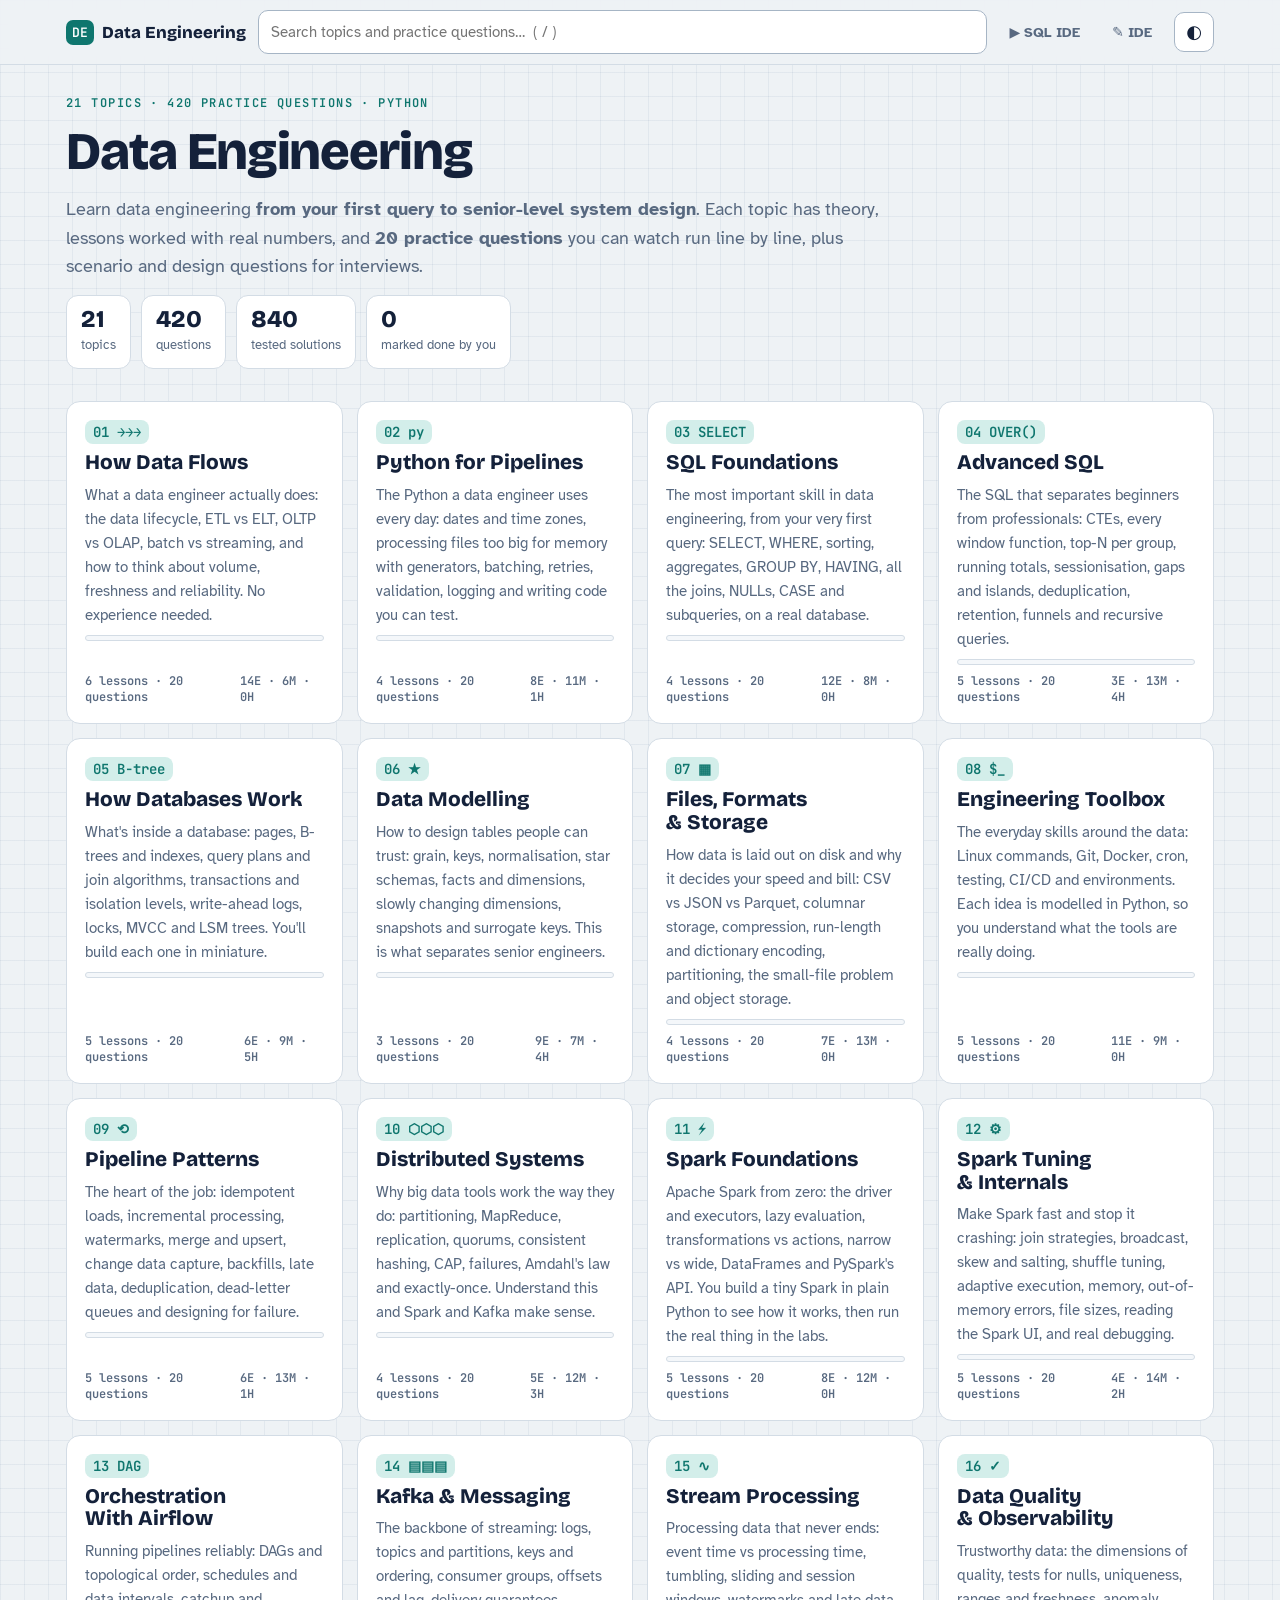
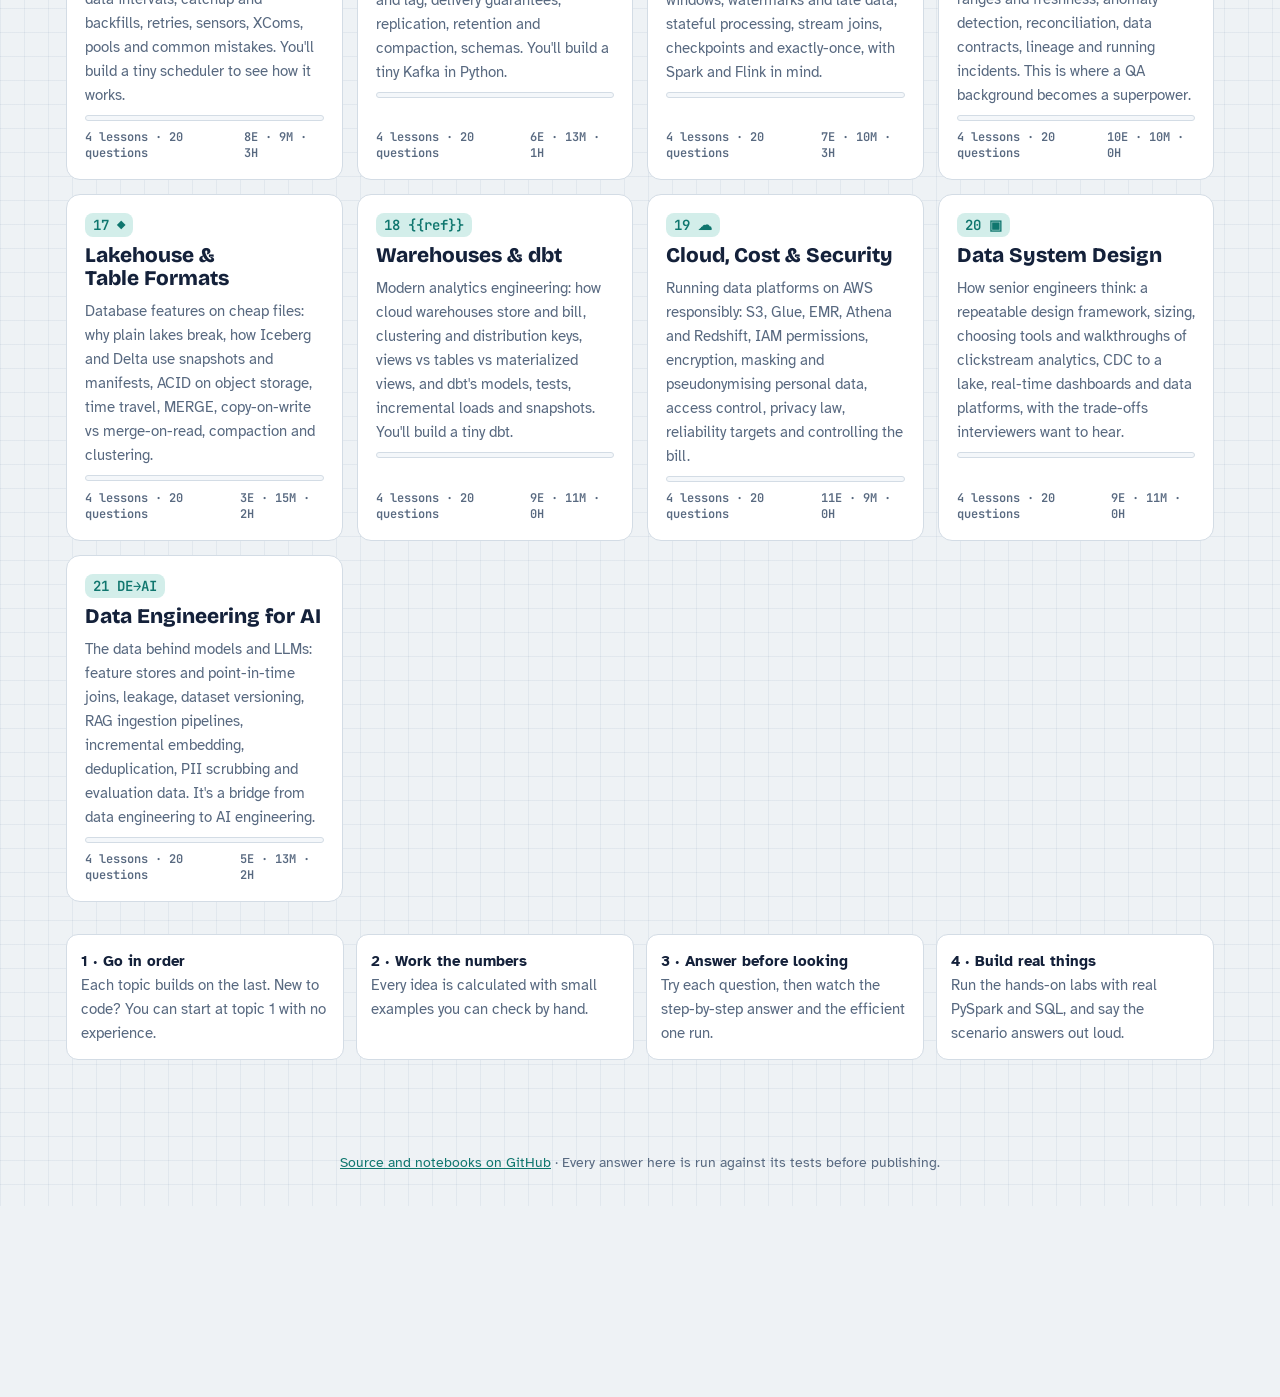
<file: index.html>
<!doctype html><html lang="en"><head><meta charset="utf-8"><title>Data Engineering from Scratch to Advanced</title><meta http-equiv="refresh" content="0; url=course/"><link rel="canonical" href="course/"></head><body><a href="course/">Open the course</a></body></html>
</file>
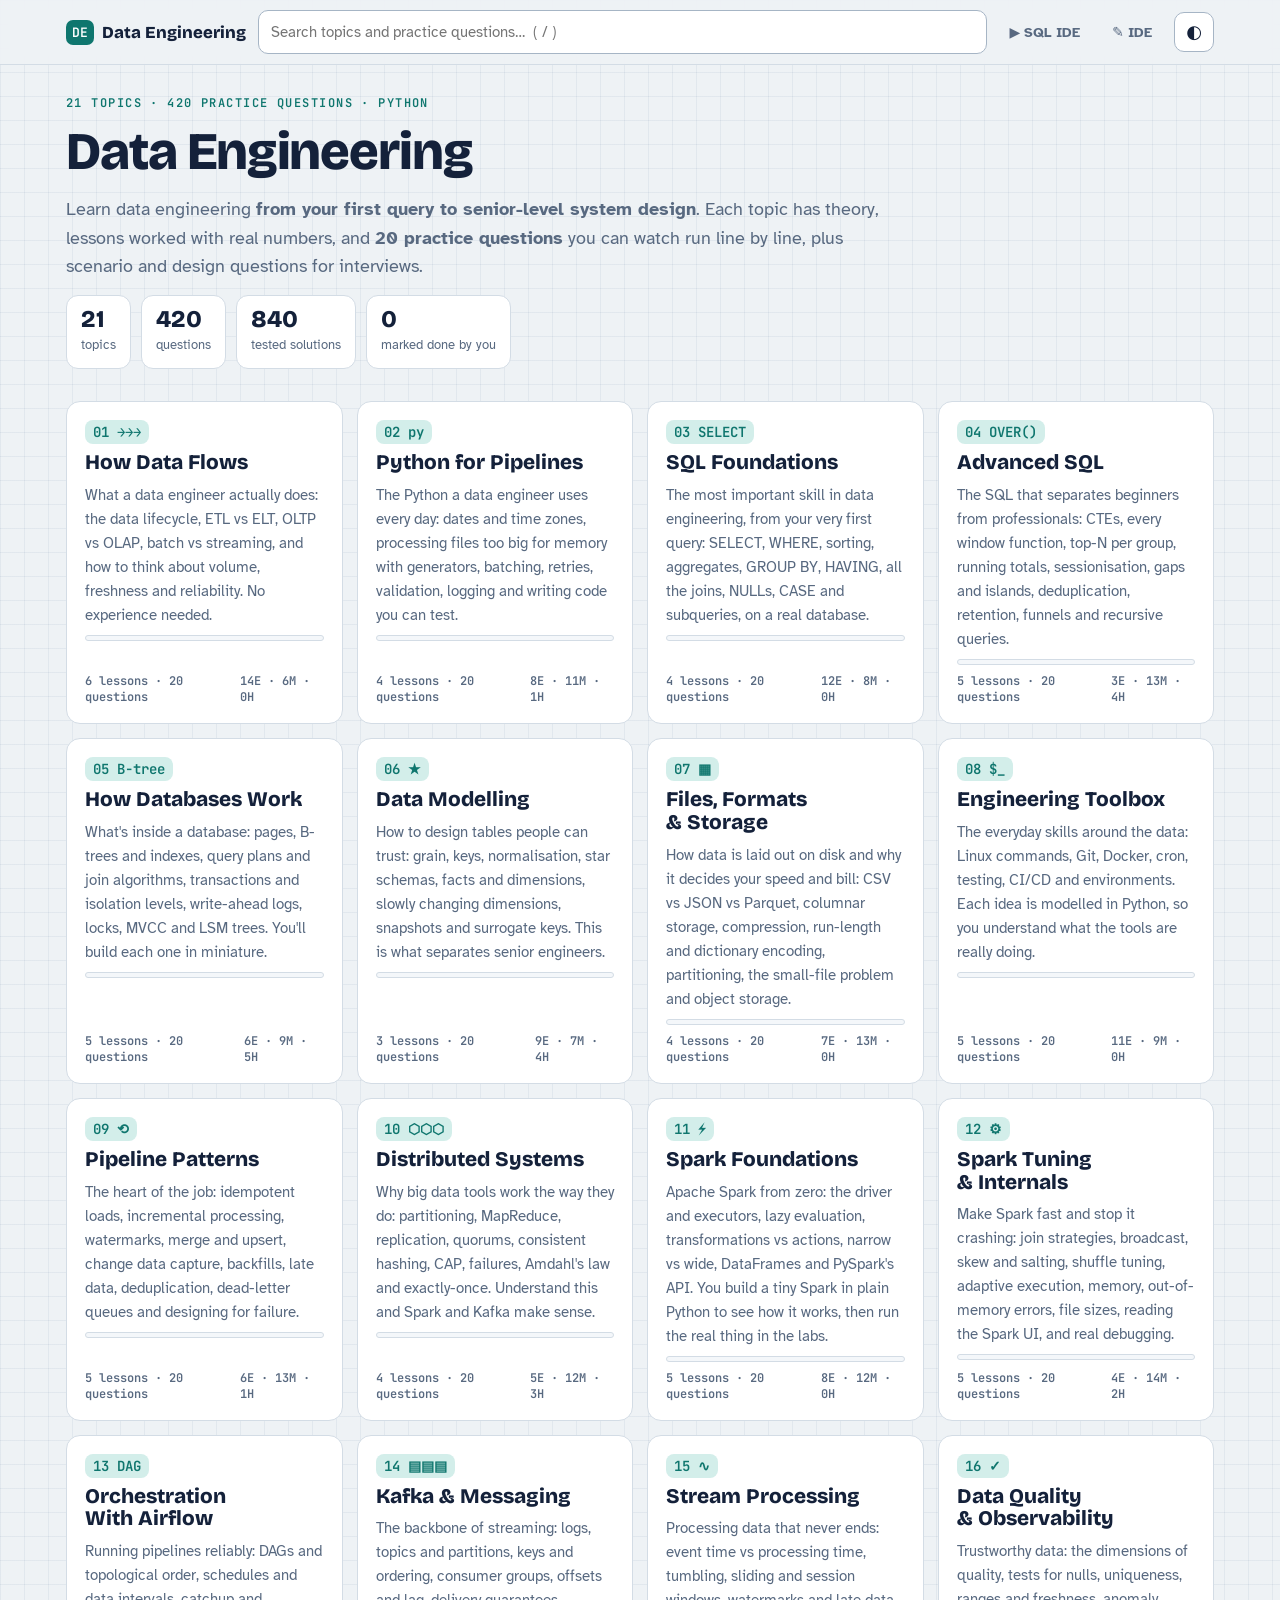
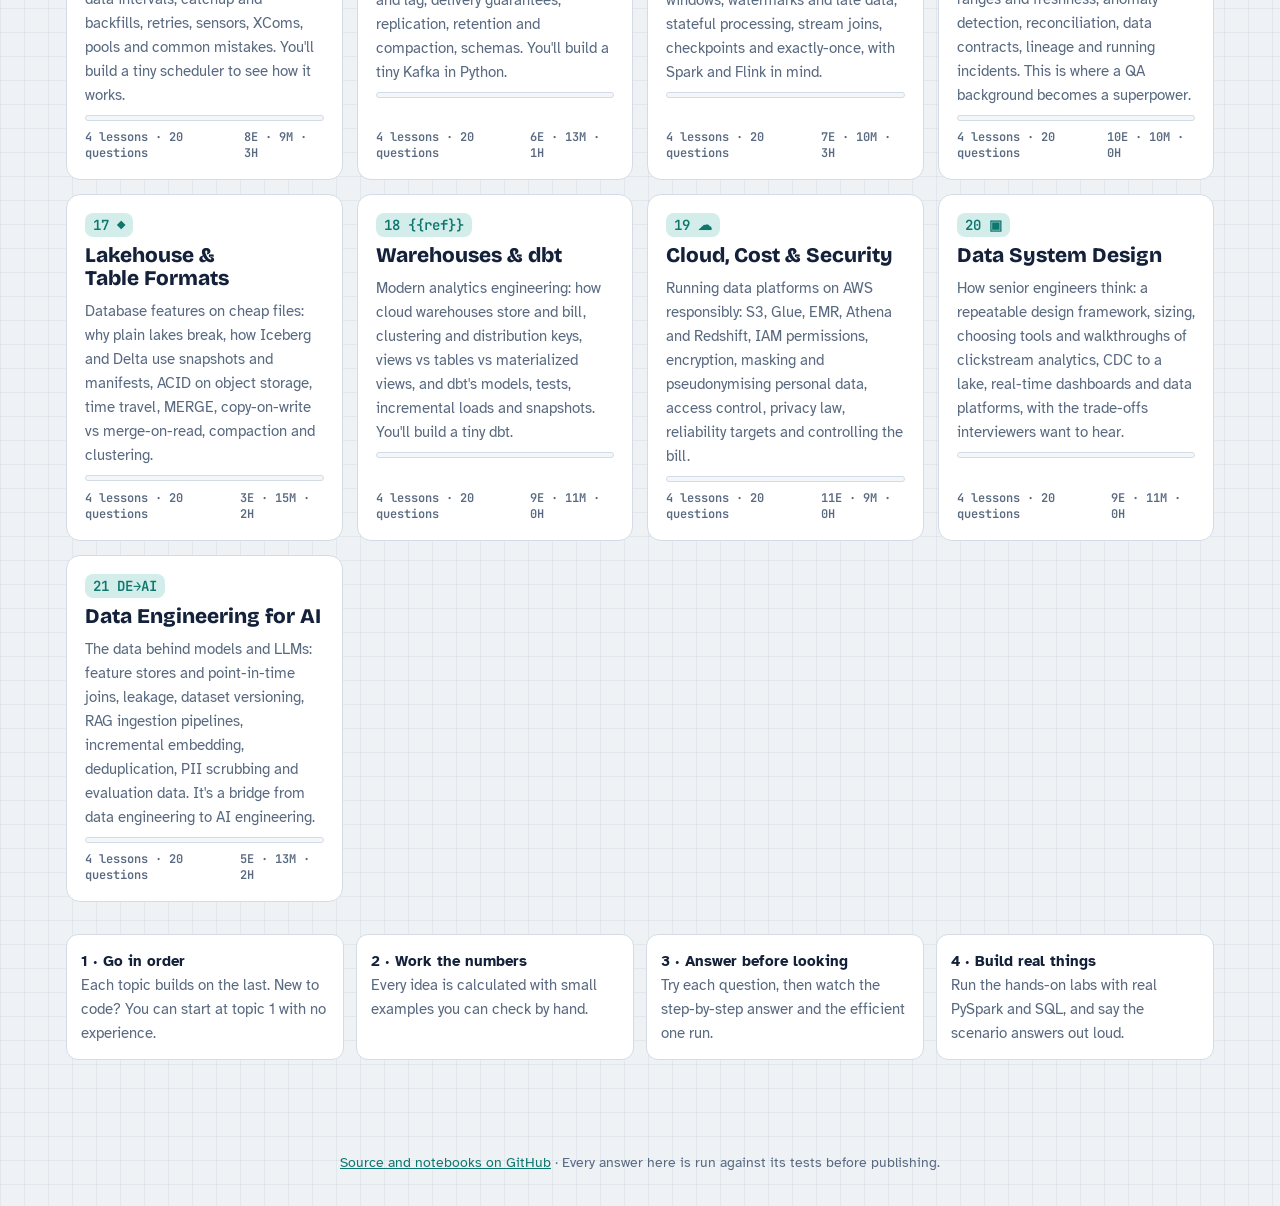
<file: course/index.html>
<!doctype html>
<html lang="en">
<head>
<meta charset="utf-8">
<meta name="viewport" content="width=device-width, initial-scale=1, viewport-fit=cover">
<title>Data Engineering</title>
<meta name="description" content="Become a strong data engineer from scratch: Python, SQL, data modelling, pipelines, Spark, Airflow, Kafka, streaming, lakehouse, cloud and system design, with visual step-by-step answers.">
<link rel="preconnect" href="https://fonts.googleapis.com">
<link rel="preconnect" href="https://fonts.gstatic.com" crossorigin>
<link rel="stylesheet" href="https://fonts.googleapis.com/css2?family=Atkinson+Hyperlegible:ital,wght@0,400;0,700;1,400&family=Bricolage+Grotesque:opsz,wght@12..96,600;12..96,800&family=JetBrains+Mono:wght@400;600&display=swap">
<link rel="stylesheet" href="../engine/style.css?v=7c2a2c4525">
</head>
<body>
<header class="top">
  <div class="top-in">
    <a class="brand" href="#/"><span class="logo">DE</span><span>Data Engineering</span></a>
    <div class="search" role="search">
      <input id="q" type="search" placeholder="Search topics and practice questions…  ( / )" autocomplete="off" aria-label="Search">
      <div id="results" class="results" hidden></div>
    </div>
    <a class="top-link" href="../ide/sql.html" target="_blank" rel="noopener">▶ SQL IDE</a>
    <a class="top-link" href="../ide/" target="_blank" rel="noopener">✎ IDE</a>
    <button id="theme" class="icon-btn" type="button" aria-label="Toggle dark mode" title="Toggle dark mode">◐</button>
  </div>
</header>
<main id="app" class="wrap" tabindex="-1"></main>
<footer class="foot"><a href="https://github.com/abpandey-dev/data-engineering-from-scratch-to-advanced">Source and notebooks on GitHub</a> · Every answer here is run against its tests before publishing.</footer>
<script>
window.BOOK = {
  title: "Data Engineering", short: "Data Engineering", unit: "practice questions",
  lead: "Learn data engineering <b>from your first query to senior-level system design</b>. Each topic has theory, lessons worked with real numbers, and <b>20 practice questions</b> you can watch run line by line, plus scenario and design questions for interviews.",
  how: [["1 · Go in order", "Each topic builds on the last. New to code? You can start at topic 1 with no experience."],
        ["2 · Work the numbers", "Every idea is calculated with small examples you can check by hand."],
        ["3 · Answer before looking", "Try each question, then watch the step-by-step answer and the efficient one run."],
        ["4 · Build real things", "Run the hands-on labs with real PySpark and SQL, and say the scenario answers out loud."]],
  searchHint: "Try “window function”, “idempotent”, “shuffle”, “watermark”, “SCD”, “Parquet” or a question title.",
  bruteLabel: "Step by step", optLabel: "The efficient way",
  watchBrute: "Watch the step-by-step version run", watchOpt: "Watch the efficient version run",
  qsHeading: "{n} practice questions"
};
</script>
<script src="data/index.js?v=f11ece7d3c"></script>
<script src="../ide/sql-index.js?v=a795dfa36d"></script>
<script src="../engine/app.js?v=f833e82e50"></script>
</body>
</html>
</file>
<file: engine/style.css>
/* DSA Handbook — same graph-paper notebook look as the rest of the Learn Python: From Scratch to Advanced. */
:root {
  --paper: #EEF2F5; --grid: rgba(20, 60, 110, 0.06);
  --surface: #FFFFFF; --sunk: #F4F7FA;
  --ink: #14213A; --muted: #586980; --line: #D3DCE5; --line-strong: #A6B5C5;
  --accent: #0F766E; --accent-soft: #D3EEEA; --on-accent: #FFFFFF;
  --hot: #B86F00; --hot-soft: #FCEBC8;
  --blue: #2F5FD0; --blue-soft: #DCE6FB;
  --good: #1D8448; --good-soft: #D5EFDF;
  --bad: #C2413A; --bad-soft: #F8DCDA;
  --code-bg: #F7F9FB; --code-line: #FFF4D6;
  --k-kw: #8A3FB8; --k-str: #1D7A3C; --k-num: #B4530A; --k-com: #7D8A99; --k-fn: #2F5FD0; --k-bi: #0F766E;
  --f-display: "Bricolage Grotesque", "Avenir Next", "Segoe UI", system-ui, sans-serif;
  --f-body: "Atkinson Hyperlegible", "Segoe UI", system-ui, sans-serif;
  --f-mono: "JetBrains Mono", ui-monospace, "SF Mono", Menlo, Consolas, monospace;
  color-scheme: light;
}
@media (prefers-color-scheme: dark) {
  :root:not([data-theme="light"]) {
    --paper: #0D141C; --grid: rgba(140, 180, 230, 0.05);
    --surface: #151F2B; --sunk: #101923;
    --ink: #E4ECF4; --muted: #93A3B7; --line: #26354A; --line-strong: #40536B;
    --accent: #3CC2B4; --accent-soft: #123F3B; --on-accent: #04201C;
    --hot: #F0B547; --hot-soft: #45330F;
    --blue: #8AABF6; --blue-soft: #1C2C50;
    --good: #4CC983; --good-soft: #123A25;
    --bad: #F07A72; --bad-soft: #4A1E1C;
    --code-bg: #101923; --code-line: #3A3112;
    --k-kw: #D19AF5; --k-str: #8FD79F; --k-num: #F5B074; --k-com: #6F8096; --k-fn: #8AABF6; --k-bi: #5FD3C5;
    color-scheme: dark;
  }
}
:root[data-theme="dark"] {
  --paper: #0D141C; --grid: rgba(140, 180, 230, 0.05);
  --surface: #151F2B; --sunk: #101923;
  --ink: #E4ECF4; --muted: #93A3B7; --line: #26354A; --line-strong: #40536B;
  --accent: #3CC2B4; --accent-soft: #123F3B; --on-accent: #04201C;
  --hot: #F0B547; --hot-soft: #45330F;
  --blue: #8AABF6; --blue-soft: #1C2C50;
  --good: #4CC983; --good-soft: #123A25;
  --bad: #F07A72; --bad-soft: #4A1E1C;
  --code-bg: #101923; --code-line: #3A3112;
  --k-kw: #D19AF5; --k-str: #8FD79F; --k-num: #F5B074; --k-com: #6F8096; --k-fn: #8AABF6; --k-bi: #5FD3C5;
  color-scheme: dark;
}

* { box-sizing: border-box; }
html { scroll-padding-top: 80px; }
body {
  margin: 0; min-height: 100vh; display: flex; flex-direction: column;
  background-color: var(--paper);
  background-image: linear-gradient(var(--grid) 1px, transparent 1px), linear-gradient(90deg, var(--grid) 1px, transparent 1px);
  background-size: 24px 24px;
  color: var(--ink); font: 16px/1.6 var(--f-body);
}
h1, h2, h3 { font-family: var(--f-display); text-wrap: balance; margin: 0; line-height: 1.1; }
h1 { font-size: clamp(2.1rem, 5.5vw, 3.3rem); font-weight: 800; letter-spacing: -0.02em; }
h2 { font-size: clamp(1.4rem, 3.2vw, 1.9rem); font-weight: 800; letter-spacing: -0.01em; }
h3 { font-size: 1.15rem; font-weight: 600; }
p { margin: 0; max-width: 70ch; }
a { color: var(--accent); }
code { font-family: var(--f-mono); font-size: 0.88em; }
p code, li code, td code, .stmt code, .idea code {
  background: var(--sunk); border: 1px solid var(--line); border-radius: 5px; padding: 1px 5px;
}
button, input, select { font: inherit; color: inherit; }
:focus-visible { outline: 3px solid var(--accent); outline-offset: 2px; }
.mono { font-family: var(--f-mono); }

/* Top bar */
.top { position: sticky; top: 0; z-index: 20; background: color-mix(in srgb, var(--paper) 88%, transparent); backdrop-filter: blur(8px); border-bottom: 1px solid var(--line); }
.top-in { max-width: 1180px; margin: 0 auto; display: flex; gap: 12px; align-items: center; padding: 10px max(16px, env(safe-area-inset-left, 0px)); }
.brand { display: flex; gap: 8px; align-items: center; text-decoration: none; color: var(--ink); font: 800 1.05rem var(--f-display); white-space: nowrap; }
.logo { font: 600 13px var(--f-mono); background: var(--accent); color: var(--on-accent); border-radius: 7px; padding: 4px 6px; }
.search { position: relative; flex: 1; min-width: 0; }
.search input { width: 100%; padding: 9px 12px; border-radius: 10px; border: 1.5px solid var(--line-strong); background: var(--surface); font-size: 15px; }
.results { position: absolute; left: 0; right: 0; top: calc(100% + 6px); background: var(--surface); border: 1px solid var(--line-strong); border-radius: 12px; box-shadow: 0 12px 32px rgba(0,0,0,.18); max-height: min(70vh, 520px); overflow: auto; padding: 6px; }
.results a { display: grid; grid-template-columns: 1fr auto; gap: 2px 10px; padding: 8px 10px; border-radius: 8px; text-decoration: none; color: var(--ink); }
.results a.on, .results a:hover { background: var(--accent-soft); }
.results .rt { font-weight: 700; }
.results .rs { grid-column: 1 / -1; font-size: 13px; color: var(--muted); }
.results .empty { padding: 10px; color: var(--muted); }
.icon-btn { border: 1px solid var(--line-strong); background: var(--surface); border-radius: 10px; width: 40px; height: 40px; cursor: pointer; font-size: 18px; flex: none; }

.wrap { width: 100%; max-width: 1180px; margin: 0 auto; flex: 1; padding: 32px max(16px, env(safe-area-inset-left, 0px)) 72px; display: flex; flex-direction: column; gap: 32px; outline: none; }
.foot { text-align: center; color: var(--muted); font-size: 14px; padding: 20px 16px 32px; }

.eyebrow { font: 600 12px/1 var(--f-mono); letter-spacing: 0.12em; text-transform: uppercase; color: var(--accent); }
.lead { font-size: 1.12rem; color: var(--muted); }
.crumbs { font: 600 13px var(--f-mono); color: var(--muted); display: flex; gap: 8px; flex-wrap: wrap; }
.crumbs a { color: var(--muted); text-decoration: none; }
.crumbs a:hover { color: var(--accent); }

/* Home */
.hero { display: flex; flex-direction: column; gap: 14px; }
.stats { display: flex; gap: 10px; flex-wrap: wrap; }
.stat { background: var(--surface); border: 1px solid var(--line); border-radius: 12px; padding: 10px 14px; }
.stat b { display: block; font: 800 1.5rem/1.1 var(--f-display); }
.stat span { font-size: 13px; color: var(--muted); }
.cards { display: grid; grid-template-columns: repeat(auto-fill, minmax(270px, 1fr)); gap: 14px; }
.card { display: flex; flex-direction: column; gap: 8px; padding: 18px; border: 1px solid var(--line); border-radius: 14px; background: var(--surface); color: var(--ink); text-decoration: none; }
.card:hover { border-color: var(--accent); }
.card .g { font: 600 14px var(--f-mono); color: var(--accent); background: var(--accent-soft); border-radius: 8px; padding: 3px 8px; align-self: flex-start; }
.card h3 { font-size: 1.3rem; font-weight: 800; }
.card p { color: var(--muted); font-size: 15px; }
.card .meta { margin-top: auto; display: flex; justify-content: space-between; font: 600 12px var(--f-mono); color: var(--muted); }
.bar { height: 6px; border-radius: 3px; background: var(--sunk); border: 1px solid var(--line); overflow: hidden; }
.bar i { display: block; height: 100%; background: var(--good); }
.how { display: grid; grid-template-columns: repeat(auto-fit, minmax(220px, 1fr)); gap: 12px; }
.how div { background: var(--surface); border: 1px solid var(--line); border-radius: 12px; padding: 14px; font-size: 15px; color: var(--muted); }
.how b { color: var(--ink); display: block; }

/* Topic page */
.theory { background: var(--surface); border: 1px solid var(--line); border-radius: 14px; padding: clamp(16px, 3vw, 28px); display: flex; flex-direction: column; gap: 12px; }
.theory h3 { margin-top: 10px; color: var(--accent); }
.theory ul { margin: 0; padding-left: 20px; display: flex; flex-direction: column; gap: 6px; max-width: 80ch; }
.theory table { border-collapse: collapse; font-size: 15px; max-width: 100%; display: block; overflow-x: auto; }
.theory th, .theory td { border: 1px solid var(--line); padding: 6px 10px; text-align: left; }
.theory th { background: var(--sunk); }
pre { margin: 0; }
.theory pre { background: var(--code-bg); border: 1px solid var(--line); border-radius: 10px; padding: 12px 14px; overflow-x: auto; font: 14px/1.55 var(--f-mono); }
.qtools { display: flex; gap: 8px; flex-wrap: wrap; align-items: center; justify-content: space-between; }
.chips { display: flex; gap: 6px; flex-wrap: wrap; }
.chip { font: 600 13px var(--f-mono); padding: 5px 12px; border-radius: 999px; border: 1px solid var(--line-strong); background: var(--surface); cursor: pointer; }
.chip[aria-pressed="true"] { background: var(--accent); color: var(--on-accent); border-color: var(--accent); }
.qlist { display: flex; flex-direction: column; border: 1px solid var(--line); border-radius: 14px; background: var(--surface); overflow: hidden; }
.qrow { display: grid; grid-template-columns: 34px 1fr auto auto; gap: 12px; align-items: center; padding: 10px 14px; border-top: 1px solid var(--line); }
.qrow:first-child { border-top: 0; }
.qrow:hover { background: var(--sunk); }
.qrow .n { font: 600 13px var(--f-mono); color: var(--muted); }
.qrow a.t { color: var(--ink); text-decoration: none; font-weight: 700; }
.qrow a.t:hover { color: var(--accent); }
.qrow .tg { display: block; font-size: 13px; color: var(--muted); font-weight: 400; }
.done-box { width: 20px; height: 20px; accent-color: var(--good); cursor: pointer; }
.diff { font: 600 12px var(--f-mono); padding: 3px 9px; border-radius: 999px; white-space: nowrap; }
.diff.Easy { background: var(--good-soft); color: var(--good); }
.diff.Medium { background: var(--hot-soft); color: var(--hot); }
.diff.Hard { background: var(--bad-soft); color: var(--bad); }

/* Question page */
.qhead { display: flex; flex-direction: column; gap: 12px; }
.badges { display: flex; gap: 8px; flex-wrap: wrap; align-items: center; }
.badge { font: 600 12px var(--f-mono); padding: 3px 9px; border-radius: 999px; background: var(--surface); border: 1px solid var(--line-strong); color: var(--muted); text-decoration: none; }
a.badge:hover { color: var(--accent); border-color: var(--accent); }
.stmt { font-size: 1.08rem; max-width: 80ch; }
.examples { display: grid; gap: 8px; }
.ex { background: var(--surface); border: 1px solid var(--line); border-radius: 10px; padding: 10px 14px; font: 14px/1.6 var(--f-mono); overflow-x: auto; }
.ex span { color: var(--muted); }
.sol { background: var(--surface); border: 1px solid var(--line); border-radius: 14px; padding: clamp(14px, 2.5vw, 22px); display: flex; flex-direction: column; gap: 14px; }
.sol-h { display: flex; gap: 10px; align-items: center; flex-wrap: wrap; }
.step-n { font: 800 14px/1 var(--f-mono); color: var(--on-accent); background: var(--accent); border-radius: 8px; padding: 6px 9px; }
.sol.brute .step-n { background: var(--muted); }
.cx { display: flex; gap: 8px; flex-wrap: wrap; margin-left: auto; }
.cx span { font: 600 12px var(--f-mono); padding: 4px 9px; border-radius: 8px; background: var(--sunk); border: 1px solid var(--line); }
.idea { max-width: 80ch; }
.code { background: var(--code-bg); border: 1px solid var(--line); border-radius: 10px; overflow: auto; font: 13.5px/1.6 var(--f-mono); padding: 8px 0; }
.code .ln { display: block; padding: 0 14px 0 0; white-space: pre; min-width: max-content; }
.code .ln::before { content: attr(data-n); display: inline-block; width: 38px; padding-right: 12px; text-align: right; color: var(--k-com); user-select: none; }
.code .ln.cur { background: var(--code-line); box-shadow: inset 3px 0 0 var(--hot); }
.kw { color: var(--k-kw); font-weight: 600; } .st { color: var(--k-str); } .nu { color: var(--k-num); } .co { color: var(--k-com); font-style: italic; } .fn { color: var(--k-fn); font-weight: 600; } .bi { color: var(--k-bi); }
.qnav { display: flex; justify-content: space-between; gap: 10px; flex-wrap: wrap; }
.btn { display: inline-flex; gap: 6px; align-items: center; padding: 9px 14px; border-radius: 10px; border: 1px solid var(--line-strong); background: var(--surface); color: var(--ink); text-decoration: none; cursor: pointer; font-weight: 700; }
.btn:hover { border-color: var(--accent); color: var(--accent); }
.btn.good { background: var(--good-soft); border-color: var(--good); color: var(--good); }

/* Player */
.player { display: grid; grid-template-columns: minmax(0, 1.15fr) minmax(0, 1fr); gap: 14px; }
.player.solo { grid-template-columns: minmax(0, 1fr); }
@media (max-width: 860px) { .player { grid-template-columns: minmax(0, 1fr); } }
.stage { display: flex; flex-direction: column; gap: 12px; min-width: 0; }
.vin { font: 13px var(--f-mono); color: var(--muted); overflow-x: auto; white-space: nowrap; }
.msg { background: var(--hot-soft); border: 1px solid color-mix(in srgb, var(--hot) 45%, transparent); color: var(--ink); border-radius: 10px; padding: 10px 14px; font-weight: 700; min-height: 48px; }
.msg.done { background: var(--good-soft); border-color: var(--good); }
.views { display: flex; flex-direction: column; gap: 14px; background: var(--sunk); border: 1px solid var(--line); border-radius: 12px; padding: 14px; min-height: 140px; overflow: hidden; }
.view { display: flex; flex-direction: column; gap: 6px; min-width: 0; }
.vname { font: 600 12px var(--f-mono); color: var(--muted); }
.ctrl { display: flex; gap: 6px; align-items: center; flex-wrap: wrap; }
.ctrl button { border: 1px solid var(--line-strong); background: var(--surface); border-radius: 9px; min-width: 40px; height: 38px; cursor: pointer; font-size: 15px; }
.ctrl button.play { background: var(--accent); color: var(--on-accent); border-color: var(--accent); min-width: 56px; }
.ctrl input[type=range] { flex: 1; min-width: 100px; accent-color: var(--accent); }
.ctrl .cnt { font: 600 13px var(--f-mono); color: var(--muted); min-width: 62px; text-align: right; }
.ctrl select { border: 1px solid var(--line-strong); background: var(--surface); border-radius: 9px; height: 38px; padding: 0 6px; }

/* Views */
.arr { display: flex; gap: 4px; overflow-x: auto; padding: 18px 2px 2px; }
.cell { position: relative; flex: none; display: flex; flex-direction: column; align-items: center; }
.box { min-width: 40px; height: 40px; padding: 0 7px; display: grid; place-items: center; border: 1.5px solid var(--line-strong); border-radius: 8px; background: var(--surface); font: 600 15px var(--f-mono); white-space: nowrap; transition: background .2s, border-color .2s; }
.box.hl { background: var(--hot-soft); border-color: var(--hot); }
.box.ok { background: var(--good-soft); border-color: var(--good); }
.box.bad { background: var(--bad-soft); border-color: var(--bad); }
.box.ghost { border-style: dashed; background: transparent; color: var(--muted); }
.idx { font: 11px var(--f-mono); color: var(--muted); }
.ptr { position: absolute; bottom: 100%; left: 50%; transform: translateX(-50%); font: 700 11px var(--f-mono); color: var(--blue); white-space: nowrap; line-height: 1.2; text-align: center; }
.ptr::after { content: "▼"; display: block; font-size: 8px; }
.arr.tall { padding-top: 32px; }
.vars, .map { display: flex; gap: 6px; flex-wrap: wrap; }
.var { font: 600 13px var(--f-mono); padding: 5px 10px; border-radius: 8px; background: var(--surface); border: 1px solid var(--line-strong); }
.var i { font-style: normal; color: var(--muted); }
.var.hl { background: var(--hot-soft); border-color: var(--hot); }
.empty-v { font: 13px var(--f-mono); color: var(--muted); }
.stack { display: flex; flex-direction: column; gap: 3px; align-items: flex-start; }
.stack .box { min-width: 64px; }
.stack .top-l { font: 700 11px var(--f-mono); color: var(--blue); }
.grid { border-collapse: separate; border-spacing: 3px; font: 600 14px var(--f-mono); }
.grid td { min-width: 36px; height: 34px; padding: 0 5px; text-align: center; border: 1.5px solid var(--line-strong); border-radius: 6px; background: var(--surface); white-space: nowrap; }
.grid td.hl { background: var(--hot-soft); border-color: var(--hot); }
.grid td.ok { background: var(--good-soft); border-color: var(--good); }
.grid td.bad { background: var(--bad-soft); border-color: var(--bad); }
.grid th { font: 11px var(--f-mono); color: var(--muted); padding: 0 4px; }
.gwrap { overflow-x: auto; }
.llist { display: flex; align-items: center; gap: 0; overflow-x: auto; padding: 18px 2px 4px; }
.llist .arrow { color: var(--muted); font: 16px var(--f-mono); padding: 0 4px; flex: none; }
.llist .box { border-radius: 20px; }
svg.tv, svg.gv { width: 100%; height: auto; display: block; }
svg text { font-family: var(--f-mono); font-weight: 600; }

/* Learning path */
.path { display: flex; flex-direction: column; gap: 12px; }
.lnav { display: flex; flex-direction: column; gap: 10px; background: var(--surface); border: 1px solid var(--line); border-radius: 14px; padding: 14px; }
.lgroup { display: flex; flex-wrap: wrap; gap: 6px; align-items: center; }
.lgroup button { font: 13px var(--f-body); padding: 5px 10px; border-radius: 8px; border: 1px solid var(--line); background: var(--sunk); cursor: pointer; text-align: left; }
.lgroup button:hover { border-color: var(--accent); color: var(--accent); }
.lvl { font: 600 11px var(--f-mono); letter-spacing: .06em; text-transform: uppercase; padding: 3px 8px; border-radius: 999px; }
.lvl.Basics { background: var(--good-soft); color: var(--good); }
.lvl.Core { background: var(--blue-soft); color: var(--blue); }
.lvl.Advanced { background: var(--bad-soft); color: var(--bad); }
.lgroup .lvl { min-width: 84px; text-align: center; }
.lesson { background: var(--surface); border: 1px solid var(--line); border-radius: 14px; padding: clamp(16px, 3vw, 26px); display: flex; flex-direction: column; gap: 14px; scroll-margin-top: 76px; }
.lhead { display: flex; gap: 12px; align-items: flex-start; }
.lhead h3 { font-size: 1.35rem; font-weight: 800; margin-top: 6px; }
.lnum { font: 800 15px/1 var(--f-mono); color: var(--on-accent); background: var(--accent); border-radius: 9px; padding: 8px 10px; flex: none; }
.lbody { display: flex; flex-direction: column; gap: 10px; }
.lbody h4 { margin: 6px 0 0; font: 700 1rem var(--f-body); color: var(--accent); }
.lbody ul, .lbody ol { margin: 0; padding-left: 20px; display: flex; flex-direction: column; gap: 5px; max-width: 80ch; }
.lbody pre { background: var(--code-bg); border: 1px solid var(--line); border-radius: 10px; padding: 12px 14px; overflow-x: auto; font: 14px/1.55 var(--f-mono); }
.lbody table { border-collapse: collapse; font-size: 15px; display: block; overflow-x: auto; max-width: 100%; }
.lbody th, .lbody td { border: 1px solid var(--line); padding: 6px 10px; text-align: left; }
.lbody th { background: var(--sunk); }
.lbody .pic { font: 14px/1.5 var(--f-mono); background: var(--sunk); border: 1px dashed var(--line-strong); border-radius: 10px; padding: 10px 14px; white-space: pre; overflow-x: auto; }
.lbody .tip { background: var(--accent-soft); border-left: 4px solid var(--accent); border-radius: 8px; padding: 10px 14px; }
.lbody .warn { background: var(--hot-soft); border-left: 4px solid var(--hot); border-radius: 8px; padding: 10px 14px; }
.ldemo { display: flex; flex-direction: column; gap: 8px; }
.watch { font: 600 13px var(--f-mono); color: var(--accent); }
.lpractice { display: flex; flex-wrap: wrap; gap: 6px; align-items: center; font-size: 14px; color: var(--muted); }
.refsec { display: flex; flex-direction: column; gap: 6px; margin-top: 12px; }

/* Topic tabs */
.tabs { position: sticky; top: 61px; z-index: 10; display: flex; gap: 4px; overflow-x: auto; background: color-mix(in srgb, var(--paper) 92%, transparent); backdrop-filter: blur(6px); padding: 6px 0; border-bottom: 1px solid var(--line); }
.tabs button { flex: none; font: 700 15px var(--f-body); padding: 9px 16px; border-radius: 10px 10px 0 0; border: 1px solid transparent; background: transparent; color: var(--muted); cursor: pointer; }
.tabs button:hover { color: var(--accent); }
.tabs button[aria-selected="true"] { color: var(--ink); background: var(--surface); border-color: var(--line); border-bottom-color: var(--surface); box-shadow: inset 0 3px 0 var(--accent); }
.tabpanel { display: flex; flex-direction: column; gap: 24px; }
.tabpanel[hidden] { display: none; }
.faq { display: flex; flex-direction: column; gap: 8px; }
.faq details { border: 1px solid var(--line); border-radius: 10px; background: var(--sunk); }
.faq summary { cursor: pointer; padding: 11px 14px; font-weight: 700; list-style-position: inside; }
.faq details[open] summary { border-bottom: 1px solid var(--line); }
.faq details .lbody { padding: 12px 14px; }
.lbody .two { display: grid; grid-template-columns: repeat(auto-fit, minmax(240px, 1fr)); gap: 10px; }
.lbody .two > div { border: 1px solid var(--line); border-radius: 10px; padding: 10px 14px; background: var(--sunk); }
.lbody .two h5 { margin: 0 0 6px; font: 700 14px var(--f-body); }
.lbody .two .pro h5 { color: var(--good); } .lbody .two .con h5 { color: var(--bad); }

/* Printed output in the step player */
.console { margin: 0; background: #0B1220; color: #D7E3F4; border-radius: 10px; padding: 10px 12px; font: 13.5px/1.5 var(--f-mono); white-space: pre-wrap; min-height: 2.4em; }

/* IDE links */
.ide-row { display: flex; gap: 12px; align-items: center; flex-wrap: wrap; }
.ide-note { font-size: 14px; color: var(--muted); }
.btn.small { padding: 5px 10px; font-size: 13px; }
.sol-h .btn.small { margin-left: 4px; }
.ldemo .btn.small { align-self: flex-start; }
.top-link { font: 700 14px var(--f-body); color: var(--muted); text-decoration: none; padding: 8px 10px; border-radius: 9px; white-space: nowrap; }
.top-link:hover { color: var(--accent); background: var(--surface); }
@media (max-width: 600px) { .top-link { display: none; } }

/* Show code exactly as typed (no >= → ≥ ligatures) */
code, pre, .code, .box, .console { font-variant-ligatures: none; }

/* Charts drawn by the code */
img.chart { max-width: 100%; height: auto; border-radius: 8px; background: #fff; border: 1px solid var(--line); align-self: flex-start; }
</file>
